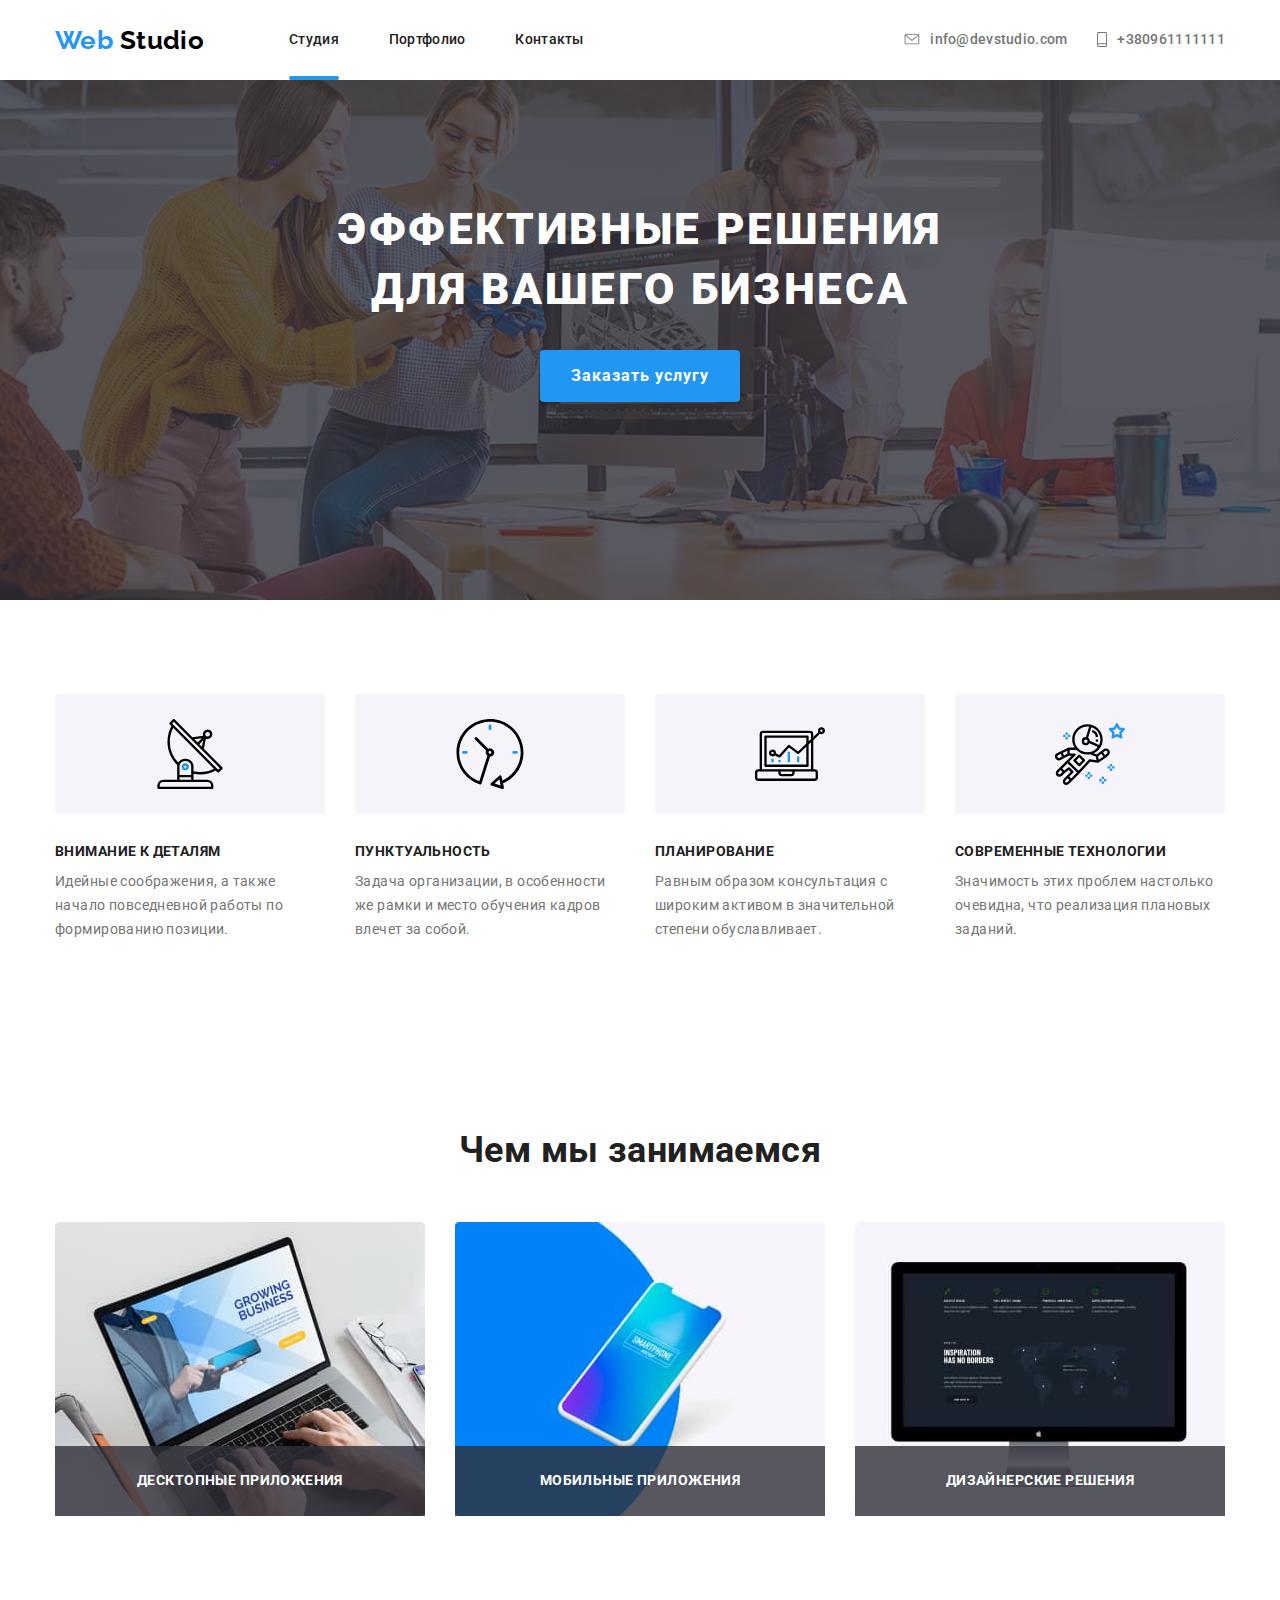
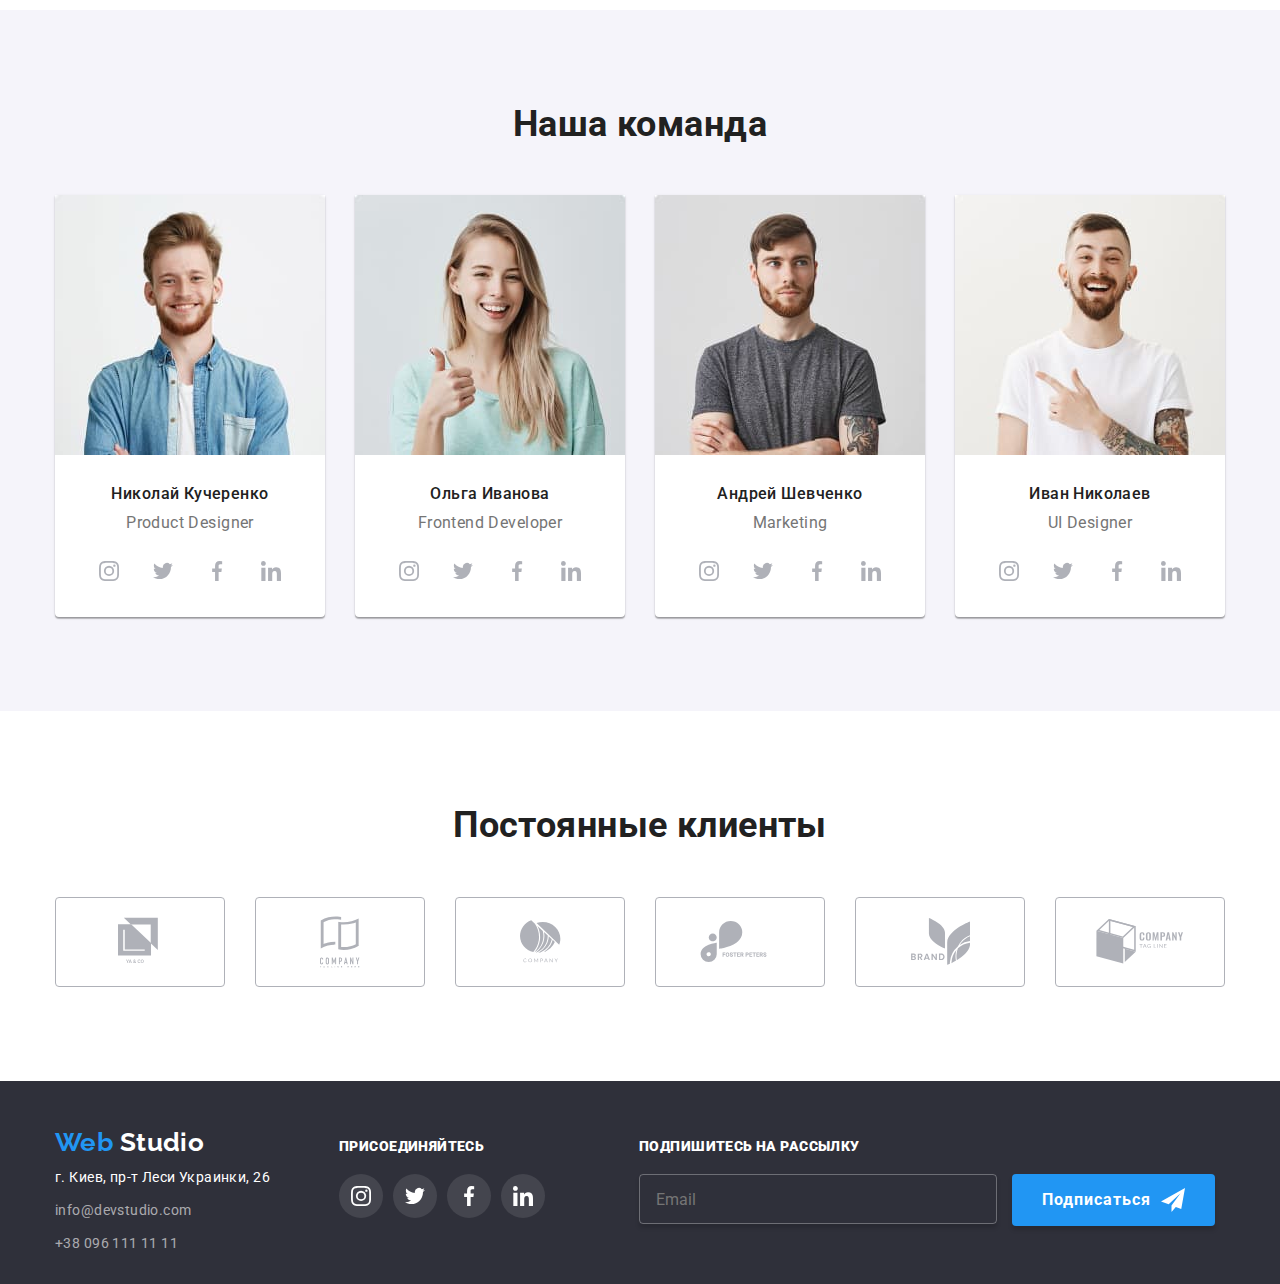
<file: index.html>
<!DOCTYPE html>
<html lang="ru">
  <head>
    <meta charset="UTF-8" />
    <meta name="viewport" content="width=device-width, initial-scale=1.0" />
    <title>Web Studio v.1</title>
    <link
      href="https://fonts.googleapis.com/css2?family=Raleway:wght@700&family=Roboto:wght@400;500;700&display=swap"
      rel="stylesheet"
    />
    <link
      rel="stylesheet"
      href="https://cdnjs.cloudflare.com/ajax/libs/modern-normalize/0.6.0/modern-normalize.css"
    />
    <link rel="stylesheet" href="./css/styles.css" />
  </head>
  <body>
    <!-- Шапка страницы с навигацией-->
    <header class="page-header">
      <div class="container header">
        <nav class="header-nav">
          <a class="logo" href="./index.html">
            Web
            <span class="in-header">Studio</span>
          </a>
          <ul class="site-navigation">
            <li class="item">
              <a href="./index.html" class="link current" aria-current="page"
                >Студия</a
              >
            </li>
            <li class="item">
              <a href="./portfolio.html" class="link">Портфолио</a>
            </li>
            <li class="item">
              <a href="" class="link">Контакты</a>
            </li>
          </ul>
        </nav>
        <address class="header-address">
          <ul class="site-contacts">
            <li class="item">
              <a href="mailto:info@devstudio.com" class="link">
                <svg class="header-icon" width="16" height="11">
                  <use href="./images/sprite.svg#icon-mail-icon"></use>
                </svg>
                info@devstudio.com
              </a>
            </li>
            <li class="item">
              <a href="tel:+380961111111" class="link">
                <svg class="header-icon" width="10" height="15">
                  <use href="./images/sprite.svg#icon-phone-icon"></use>
                </svg>
                +380961111111
              </a>
            </li>
          </ul>
        </address>
      </div>
    </header>
    <!-- Уникальный контент страницы -->
    <main>
      <!--Баннер приветствия-->
      <section class="hero">
        <h1 class="hero-title">
          эффективные решения<br />
          для вашего бизнеса
        </h1>
        <button data-modal-open class="button primary">Заказать услугу</button>
      </section>
      <!--Наши функции-->
      <section class="section">
        <div class="container features">
          <h2 class="section-title visually-hidden">Наши функции</h2>
          <ul class="section-list">
            <li class="item">
              <div class="icon-container">
                <svg class="icon" width="70" height="70">
                  <use href="./images/sprite.svg#icon-feature1"></use>
                </svg>
              </div>
              <h3 class="section-subtitle">Внимание к деталям</h3>
              <p class="features">
                Идейные соображения, а также начало повседневной работы по
                формированию позиции.
              </p>
            </li>
            <li class="item">
              <div class="icon-container">
                <svg class="icon" width="70" height="70">
                  <use href="./images/sprite.svg#icon-feature2"></use>
                </svg>
              </div>
              <h3 class="section-subtitle">Пунктуальность</h3>
              <p class="features">
                Задача организации, в особенности же рамки и место обучения
                кадров влечет за собой.
              </p>
            </li>
            <li class="item">
              <div class="icon-container">
                <svg class="icon" width="70" height="70">
                  <use href="./images/sprite.svg#icon-feature3"></use>
                </svg>
              </div>
              <h3 class="section-subtitle">Планирование</h3>
              <p class="features">
                Равным образом консультация с широким активом в значительной
                степени обуславливает.
              </p>
            </li>
            <li class="item">
              <div class="icon-container">
                <svg class="icon" width="70" height="70">
                  <use href="./images/sprite.svg#icon-feature4"></use>
                </svg>
              </div>
              <h3 class="section-subtitle">Современные технологии</h3>
              <p class="features">
                Значимость этих проблем настолько очевидна, что реализация
                плановых заданий.
              </p>
            </li>
          </ul>
        </div>
      </section>
      <!--Чем мы занимаемся-->
      <section class="section">
        <div class="container works">
          <h2 class="section-title">Чем мы занимаемся</h2>
          <ul class="section-list">
            <li class="work-item">
              <img
                class="work-img"
                src="./images/box1.jpg"
                alt="коробка1"
                width="370"
              />
              <h3 class="section-subtitle work">Десктопные приложения</h3>
            </li>
            <li class="work-item">
              <img
                class="work-img"
                src="./images/box2.jpg"
                alt="коробка2"
                width="370"
              />
              <h3 class="section-subtitle work">Мобильные приложения</h3>
            </li>
            <li class="work-item">
              <img
                class="work-img"
                src="./images/box3.jpg"
                alt="коробка3"
                width="370"
              />
              <h3 class="section-subtitle work">Дизайнерские решения</h3>
            </li>
          </ul>
        </div>
      </section>
      <!--Наша команда-->
      <section class="section team-section">
        <div class="container team">
          <h2 class="section-title">Наша команда</h2>
          <ul class="section-list">
            <li class="teams item">
              <img
                class="mate-img"
                src="./images/mate1.jpg"
                alt="Николай Кучеренко"
                width="270"
              />
              <h3 class="section-subtitle team">Николай Кучеренко</h3>
              <p class="position">Product Designer</p>
              <ul class="mate">
                <li class="mate-item">
                  <a class="social-links" href="https://www.instagram.com/">
                    <svg class="social-icon" width="20" height="20">
                      <use href="./images/sprite.svg#icon-instagram"></use>
                    </svg>
                  </a>
                </li>
                <li class="mate-item">
                  <a class="social-links" href="https://twitter.com/">
                    <svg class="social-icon" width="20" height="20">
                      <use href="./images/sprite.svg#icon-twitter"></use>
                    </svg>
                  </a>
                </li>
                <li class="mate-item">
                  <a class="social-links" href="https://www.facebook.com/">
                    <svg class="social-icon" width="20" height="20">
                      <use href="./images/sprite.svg#icon-facebook"></use>
                    </svg>
                  </a>
                </li>
                <li class="mate-item">
                  <a class="social-links" href="https://www.linkedin.com/">
                    <svg class="social-icon" width="20" height="20">
                      <use href="./images/sprite.svg#icon-linkedin"></use>
                    </svg>
                  </a>
                </li>
              </ul>
            </li>
            <li class="teams item">
              <img
                class="mate-img"
                src="./images/mate2.jpg"
                alt="Ольга Иванова"
                width="270"
              />
              <h3 class="section-subtitle team">Ольга Иванова</h3>
              <p class="position">Frontend Developer</p>
              <ul class="mate">
                <li class="mate-item">
                  <a class="social-links" href="https://www.instagram.com/">
                    <svg class="social-icon" width="20" height="20">
                      <use href="./images/sprite.svg#icon-instagram"></use>
                    </svg>
                  </a>
                </li>
                <li class="mate-item">
                  <a class="social-links" href="https://twitter.com/">
                    <svg class="social-icon" width="20" height="20">
                      <use href="./images/sprite.svg#icon-twitter"></use>
                    </svg>
                  </a>
                </li>
                <li class="mate-item">
                  <a class="social-links" href="https://www.facebook.com/">
                    <svg class="social-icon" width="20" height="20">
                      <use href="./images/sprite.svg#icon-facebook"></use>
                    </svg>
                  </a>
                </li>
                <li class="mate-item">
                  <a class="social-links" href="https://www.linkedin.com/">
                    <svg class="social-icon" width="20" height="20">
                      <use href="./images/sprite.svg#icon-linkedin"></use>
                    </svg>
                  </a>
                </li>
              </ul>
            </li>
            <li class="teams item">
              <img
                class="mate-img"
                src="./images/mate3.jpg"
                alt="Андрей Шевченко"
                width="270"
              />
              <h3 class="section-subtitle team">Андрей Шевченко</h3>
              <p class="position">Marketing</p>
              <ul class="mate">
                <li class="mate-item">
                  <a class="social-links" href="https://www.instagram.com/">
                    <svg class="social-icon" width="20" height="20">
                      <use href="./images/sprite.svg#icon-instagram"></use>
                    </svg>
                  </a>
                </li>
                <li class="mate-item">
                  <a class="social-links" href="https://twitter.com/">
                    <svg class="social-icon" width="20" height="20">
                      <use href="./images/sprite.svg#icon-twitter"></use>
                    </svg>
                  </a>
                </li>
                <li class="mate-item">
                  <a class="social-links" href="https://www.facebook.com/">
                    <svg class="social-icon" width="20" height="20">
                      <use href="./images/sprite.svg#icon-facebook"></use>
                    </svg>
                  </a>
                </li>
                <li class="mate-item">
                  <a class="social-links" href="https://www.linkedin.com/">
                    <svg class="social-icon" width="20" height="20">
                      <use href="./images/sprite.svg#icon-linkedin"></use>
                    </svg>
                  </a>
                </li>
              </ul>
            </li>
            <li class="teams item">
              <img
                class="mate-img"
                src="./images/mate4.jpg"
                alt="Иван Николаев"
                width="270"
              />
              <h3 class="section-subtitle team">Иван Николаев</h3>
              <p class="position">UI Designer</p>
              <ul class="mate">
                <li class="mate-item">
                  <a class="social-links" href="https://www.instagram.com/">
                    <svg class="social-icon" width="20" height="20">
                      <use href="./images/sprite.svg#icon-instagram"></use>
                    </svg>
                  </a>
                </li>
                <li class="mate-item">
                  <a class="social-links" href="https://twitter.com/">
                    <svg class="social-icon" width="20" height="20">
                      <use href="./images/sprite.svg#icon-twitter"></use>
                    </svg>
                  </a>
                </li>
                <li class="mate-item">
                  <a class="social-links" href="https://www.facebook.com/">
                    <svg class="social-icon" width="20" height="20">
                      <use href="./images/sprite.svg#icon-facebook"></use>
                    </svg>
                  </a>
                </li>
                <li class="mate-item">
                  <a class="social-links" href="https://www.linkedin.com/">
                    <svg class="social-icon" width="20" height="20">
                      <use href="./images/sprite.svg#icon-linkedin"></use>
                    </svg>
                  </a>
                </li>
              </ul>
        </div>
      </section>
      <!--Постоянные клиенты-->
      <section class="section">
        <div class="container clients">
          <h2 class="section-title">Постоянные клиенты</h2>
          <ul class="section-list clients">
            <li class="item">
              <a class="link" href="">
                <svg class="clients-icon" width="44" height="50">
                      <use href="./images/sprite.svg#icon-client1"></use>
                    </svg>
              </a>
            </li>
            <li class="item">
              <a class="link" href="">
                <svg class="clients-icon" width="40" height="52">
                      <use href="./images/sprite.svg#icon-client2"></use>
                    </svg>
              </a>
            </li>
            <li class="item">
              <a class="link" href="">
                <svg class="clients-icon" width="41" height="43">
                      <use href="./images/sprite.svg#icon-client3"></use>
                    </svg>
              </a>
            </li>
            <li class="item">
              <a class="link" href="">
                <svg class="clients-icon" width="80" height="42">
                      <use href="./images/sprite.svg#icon-client4"></use>
                    </svg>
              </a>
            </li>
            <li class="item">
              <a class="link" href="">
                <svg class="clients-icon" width="59" height="47">
                      <use href="./images/sprite.svg#icon-client5"></use>
                    </svg>
              </a>
            </li>
            <li class="item">
              <a class="link" href="">
                <svg class="clients-icon" width="88" height="45">
                      <use href="./images/sprite.svg#icon-client6"></use>
                    </svg>
              </a>
            </li>
          </ul>
        </div>
      </section>

      <div data-modal class="backdrop is-hidden">
<div class="modal">
  <button data-modal-close class="button-close" href="">
    <svg class="icon-close" width="18" height="18">
      <use href="./images/sprite.svg#icon-modal-close"></use> 
    </svg>
    </button>
  <span class="modal-title">Оставьте свои данные, мы вам перезвоним</span>
<form class="form">
  <ul class="form-list">
    <li class="form-item">
      <label class="form-field">
  <input type="text" class="form-input" name="name" placeholder=" ">
<span class="form-label">Имя</span>
<span class="icon-modal">
  <svg class="modal-svg" width="18" height="18">
    <use href="./images/sprite.svg#icon-modal-name"></use> 
  </svg>
</span>
</label>
    </li>
    <li class="form-item">
      <label class="form-field">
  <input type="tel" class="form-input" name="name" placeholder=" ">
<span class="form-label">Телефон</span>
<span class="icon-modal">
  <svg class="modal-svg" width="18" height="18">
    <use href="./images/sprite.svg#icon-modal-phone"></use> 
  </svg>
</span>
</label>
    </li>
    <li class="form-item">
      <label class="form-field">
  <input type="email" class="form-input" name="name" placeholder=" ">
<span class="form-label">Почта</span>
<span class="icon-modal">
  <svg class="modal-svg" width="18" height="18">
    <use href="./images/sprite.svg#icon-modal-mail"></use> 
  </svg>
</span>
</label>
    </li>
    <li class="form-item">
      <label class="form-field">
  <textarea class="comment-input"
  name="comment"
  placeholder=" "
></textarea>
<span class="comment-label" >Комментарий</span>
</label>
    </li>
  </ul>
<label class="checkbox-label">
<input type="checkbox" class="checkbox" name="privacy">
<span class="checkbox-icon"></span>
<span class="label-text">
  Соглашаюсь с рассылкой и принимаю 
  <a class="checkbox-link" href=""> Условия договора</a>
</span>
</label>

  <button class="button primary">Отправить</button>
</form>
</div>
      </div>
    </main>
    <!-- Подвал страницы -->
    <footer>
      <div class="container for-footer">
        <div class="container-address">
          <a class="logo for-footer" href="./index.html">
            Web
            <span class="in-footer">Studio</span>
          </a>
          <address class="address-box">
            <ul class="address-links">
              <li class="address-item">
                <a class="address" href="https://goo.gl/maps/L6xQnXcVUkstuExL9"
                  >г. Киев, пр-т Леси Украинки, 26
                </a>
              </li>
              <li class="address-item">
                <a class="link" href="mailto:info@devstudio.com"
                  >info@devstudio.com
                </a>
              </li>
              <li class="address-item">
                <a class="link" href="tel:+380961111111">+38 096 111 11 11 </a>
              </li>
            </ul>
          </address>
        </div>
        <div class="container-social">
          <span class="footer-text"><b>присоединяйтесь</b></span>
          <ul class="footer social-links">
            <li class="social-item">
              <a class="social-links" href="https://www.instagram.com/">
                <svg class="social-icon" width="20" height="20">
                      <use href="./images/sprite.svg#icon-instagram"></use>
                    </svg>
              </a>
            </li>
            <li class="social-item">
              <a class="social-links" href="https://twitter.com/">
              <svg class="social-icon" width="20" height="20">
                      <use href="./images/sprite.svg#icon-twitter"></use>
                    </svg>
              </a>
            </li>
            <li class="social-item">
              <a class="social-links" href="https://www.facebook.com/">
              <svg class="social-icon" width="20" height="20">
                      <use href="./images/sprite.svg#icon-facebook"></use>
                    </svg>
              </a>
            </li>
            <li class="social-item">
              <a class="social-links" href="https://www.linkedin.com/">
              <svg class="social-icon" width="20" height="20">
                      <use href="./images/sprite.svg#icon-linkedin"></use>
                    </svg>
              </a>
            </li>
          </ul>
        </div>
        <div class="container-form">
          <span class="footer-text"><b>Подпишитесь на рассылку</b></span>
          <form class="footer-form">
            <label class="footer-form-field">
  <input type="email" class="footer-form-input" name="name" placeholder="Email">
<!-- <span class="footer-form-label">Email</span> -->
</label>
            <button class="button primary">Подписаться
            <svg class="subscribe-icon" width="24" height="24">
              <use href="./images/sprite.svg#icon-subscribe"></use>
            </svg>
          </button>
          </form>
        </div>
      </div>
    </footer>
    <script src="./js/modal.js"></script>
  </body>
</html>
</file>
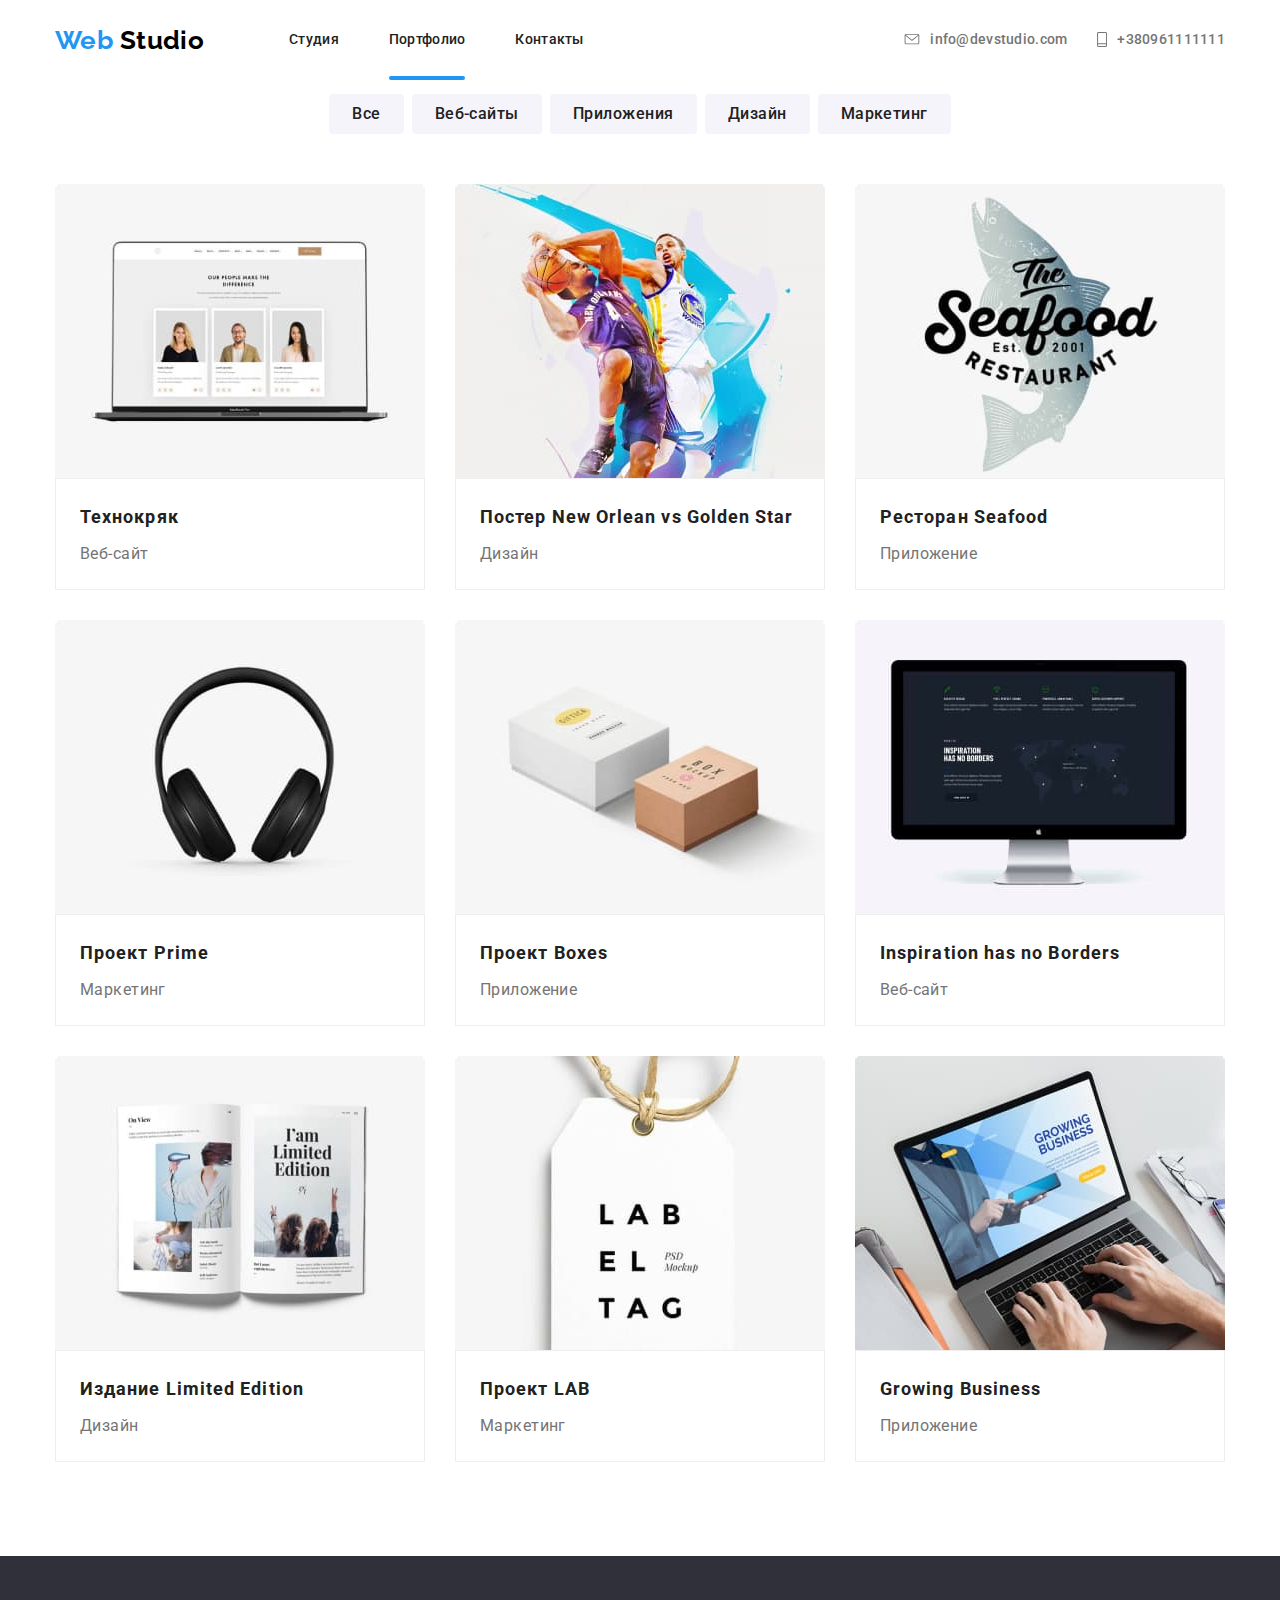
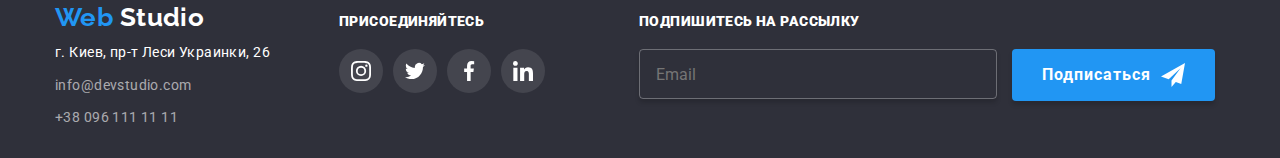
<file: portfolio.html>
<!DOCTYPE html>
<html lang="ru">
  <head>
    <meta charset="UTF-8" />
    <meta name="viewport" content="width=device-width, initial-scale=1.0" />
    <title>Portfolio</title>
    <link
      href="https://fonts.googleapis.com/css2?family=Raleway:wght@700&family=Roboto:wght@400;500;700&display=swap"
      rel="stylesheet"
    />
    <link
      rel="stylesheet"
      href="https://cdnjs.cloudflare.com/ajax/libs/modern-normalize/0.6.0/modern-normalize.css"
    />
    <link rel="stylesheet" href="./css/styles.css" />
  </head>
  <body>
    <!-- Шапка страницы с навигацией-->
    <header class="page-header">
      <div class="container header">
        <nav class="header-nav">
          <a class="logo" href="./index.html">
            Web
            <span class="in-header">Studio</span>
          </a>
          <ul class="site-navigation">
            <li class="item">
              <a href="./index.html" class="link">Студия</a>
            </li>
            <li class="item">
              <a href="./portfolio.html" class="link current" aria-current="page">Портфолио </a>
            </li>
            <li class="item">
              <a href="" class="link">Контакты</a>
            </li>
          </ul>
        </nav>
        <address class="header-address">
          <ul class="site-contacts">
            <li class="item">
              <a href="mailto:info@devstudio.com" class="link">
                <svg class="header-icon" width="16" height="11">
                  <use href="./images/sprite.svg#icon-mail-icon"></use>
                </svg>
                info@devstudio.com
              </a>
            </li>
            <li class="item">
              <a href="tel:+380961111111" class="link">
                <svg class="header-icon" width="10" height="15">
                  <use href="./images/sprite.svg#icon-phone-icon"></use>
                </svg>
                +380961111111
              </a>
            </li>
          </ul>
        </address>
      </div>
    </header>
    <!-- Уникальный контент страницы -->
    <main>
      <section class="main-section">
        <div class="container">
          <ul class="filter">
            <li class="filter-items">
              <button class="filter-button" type="button">Все</button>
            </li>
            <li class="filter-items">
              <button class="filter-button" type="button">Веб-сайты</button>
            </li>
            <li class="filter-items">
              <button class="filter-button" type="button">Приложения</button>
            </li>
            <li class="filter-items">
              <button class="filter-button" type="button">Дизайн</button>
            </li>
            <li class="filter-items">
              <button class="filter-button" type="button">Маркетинг</button>
            </li>
          </ul>
          <h1 class="main-title visually-hidden">Галерея проектов</h1>

          <ul class="portfolio-list">
            <li class="portfolio-item">
              <a class="portfolio-link" href="">
                <div class="gallery-thumb">
                  <img
                    class="gallery-img"
                    src="./images/project1.jpg"
                    alt="Первый проект"
                    width="370"
                  />
                  <p class="description">
                    Технокряк это современная площадка распространения коронавируса. Компании
                    используют эту платформу для цифрового шпионажа и атак на защищённые сервера
                    конкурентов.
                  </p>
                </div>
                <div class="subtitle-container">
                  <h2 class="subtitle">Технокряк</h2>
                  <p class="type">Веб-сайт</p>
                </div>
              </a>
            </li>
            <li class="portfolio-item">
              <a class="portfolio-link" href="">
                <div class="gallery-thumb">
                  <img
                    class="gallery-img"
                    src="./images/project2.jpg"
                    alt="Второй проект"
                    width="370"
                  />
                  <p class="description">
                    Технокряк это современная площадка распространения коронавируса. Компании
                    используют эту платформу для цифрового шпионажа и атак на защищённые сервера
                    конкурентов.
                  </p>
                </div>
                <div class="subtitle-container">
                  <h2 class="subtitle">Постер New Orlean vs Golden Star</h2>
                  <p class="type">Дизайн</p>
                </div>
              </a>
            </li>
            <li class="portfolio-item">
              <a class="portfolio-link" href="">
                <div class="gallery-thumb">
                  <img
                    class="gallery-img"
                    src="./images/project3.jpg"
                    alt="Третий проект"
                    width="370"
                  />
                  <p class="description">
                    Технокряк это современная площадка распространения коронавируса. Компании
                    используют эту платформу для цифрового шпионажа и атак на защищённые сервера
                    конкурентов.
                  </p>
                </div>
                <div class="subtitle-container">
                  <h2 class="subtitle">Ресторан Seafood</h2>
                  <p class="type">Приложение</p>
                </div>
              </a>
            </li>
            <li class="portfolio-item">
              <a class="portfolio-link" href="">
                <div class="gallery-thumb">
                  <img
                    class="gallery-img"
                    src="./images/project4.jpg"
                    alt="Четвертый проект"
                    width="370"
                  />
                  <p class="description">
                    Технокряк это современная площадка распространения коронавируса. Компании
                    используют эту платформу для цифрового шпионажа и атак на защищённые сервера
                    конкурентов.
                  </p>
                </div>
                <div class="subtitle-container">
                  <h2 class="subtitle">Проект Prime</h2>
                  <p class="type">Маркетинг</p>
                </div>
              </a>
            </li>
            <li class="portfolio-item">
              <a class="portfolio-link" href="">
                <div class="gallery-thumb">
                  <img
                    class="gallery-img"
                    src="./images/project5.jpg"
                    alt="Пятый проект"
                    width="370"
                  />
                  <p class="description">
                    Технокряк это современная площадка распространения коронавируса. Компании
                    используют эту платформу для цифрового шпионажа и атак на защищённые сервера
                    конкурентов.
                  </p>
                </div>
                <div class="subtitle-container">
                  <h2 class="subtitle">Проект Boxes</h2>
                  <p class="type">Приложение</p>
                </div>
              </a>
            </li>
            <li class="portfolio-item">
              <a class="portfolio-link" href="">
                <div class="gallery-thumb">
                  <img
                    class="gallery-img"
                    src="./images/project6.jpg"
                    alt="Шестой проект"
                    width="370"
                  />
                  <p class="description">
                    Технокряк это современная площадка распространения коронавируса. Компании
                    используют эту платформу для цифрового шпионажа и атак на защищённые сервера
                    конкурентов.
                  </p>
                </div>
                <div class="subtitle-container">
                  <h2 class="subtitle">Inspiration has no Borders</h2>
                  <p class="type">Веб-сайт</p>
                </div>
              </a>
            </li>
            <li class="portfolio-item">
              <a class="portfolio-link" href="">
                <div class="gallery-thumb">
                  <img
                    class="gallery-img"
                    src="./images/project7.jpg"
                    alt="Седьмой проект"
                    width="370"
                  />
                  <p class="description">
                    Технокряк это современная площадка распространения коронавируса. Компании
                    используют эту платформу для цифрового шпионажа и атак на защищённые сервера
                    конкурентов.
                  </p>
                </div>
                <div class="subtitle-container">
                  <h2 class="subtitle">Издание Limited Edition</h2>
                  <p class="type">Дизайн</p>
                </div>
              </a>
            </li>
            <li class="portfolio-item">
              <a class="portfolio-link" href="">
                <div class="gallery-thumb">
                  <img
                    class="gallery-img"
                    src="./images/project8.jpg"
                    alt="Восьмой проект"
                    width="370"
                  />
                  <p class="description">
                    Технокряк это современная площадка распространения коронавируса. Компании
                    используют эту платформу для цифрового шпионажа и атак на защищённые сервера
                    конкурентов.
                  </p>
                </div>
                <div class="subtitle-container">
                  <h2 class="subtitle">Проект LAB</h2>
                  <p class="type">Маркетинг</p>
                </div>
              </a>
            </li>
            <li class="portfolio-item">
              <a class="portfolio-link" href="">
                <div class="gallery-thumb">
                  <img
                    class="gallery-img"
                    src="./images/project9.jpg"
                    alt="Девятый проект"
                    width="370"
                  />
                  <p class="description">
                    Технокряк это современная площадка распространения коронавируса. Компании
                    используют эту платформу для цифрового шпионажа и атак на защищённые сервера
                    конкурентов.
                  </p>
                </div>
                <div class="subtitle-container">
                  <h2 class="subtitle">Growing Business</h2>
                  <p class="type">Приложение</p>
                </div>
              </a>
            </li>
          </ul>
        </div>
      </section>
    </main>
    <!-- Подвал страницы -->
    <footer>
      <div class="container for-footer">
        <div class="container-address">
          <a class="logo for-footer" href="./index.html">
            Web
            <span class="in-footer">Studio</span>
          </a>
          <address class="address-box">
            <ul class="address-links">
              <li class="address-item">
                <a class="address" href="https://goo.gl/maps/L6xQnXcVUkstuExL9"
                  >г. Киев, пр-т Леси Украинки, 26
                </a>
              </li>
              <li class="address-item">
                <a class="link" href="mailto:info@devstudio.com">info@devstudio.com </a>
              </li>
              <li class="address-item">
                <a class="link" href="tel:+380961111111">+38 096 111 11 11 </a>
              </li>
            </ul>
          </address>
        </div>
        <div class="container-social">
          <span class="footer-text"><b>присоединяйтесь</b></span>
          <ul class="footer social-links">
            <li class="social-item">
              <a class="social-links" href="https://www.instagram.com/">
                <svg class="social-icon" width="20" height="20">
                  <use href="./images/sprite.svg#icon-instagram"></use>
                </svg>
              </a>
            </li>
            <li class="social-item">
              <a class="social-links" href="https://twitter.com/">
                <svg class="social-icon" width="20" height="20">
                  <use href="./images/sprite.svg#icon-twitter"></use>
                </svg>
              </a>
            </li>
            <li class="social-item">
              <a class="social-links" href="https://www.facebook.com/">
                <svg class="social-icon" width="20" height="20">
                  <use href="./images/sprite.svg#icon-facebook"></use>
                </svg>
              </a>
            </li>
            <li class="social-item">
              <a class="social-links" href="https://www.linkedin.com/">
                <svg class="social-icon" width="20" height="20">
                  <use href="./images/sprite.svg#icon-linkedin"></use>
                </svg>
              </a>
            </li>
          </ul>
        </div>
        <div class="container-form">
          <span class="footer-text"><b>Подпишитесь на рассылку</b></span>
          <form class="footer-form">
            <label class="footer-form-field">
              <input type="email" class="footer-form-input" name="name" placeholder="Email" />
              <!-- <span class="footer-form-label">Email</span> -->
            </label>
            <button class="button primary">
              Подписаться
              <svg class="subscribe-icon" width="24" height="24">
                <use href="./images/sprite.svg#icon-subscribe"></use>
              </svg>
            </button>
          </form>
        </div>
      </div>
    </footer>
    <script src="./js/modal.js"></script>
  </body>
</html>
</file>
<file: css/styles.css>
/* цвет фона кнопки, ссылок в фокусе - #2196F3
цвет фона страницы, текста героя, текста кнопки, подписи боксов в фокусе - #FFFFFF
цвет описания функций, должностей в команде, контактов в хедере - #757575
цвет текста заголовков, имен членов команды, ссылок навигации - #212121
цвет части логотипа - #000000 
цвет контактов в футере - rgba(255, 255, 255, 0.6); 
цвет фона неактивных кнопок в фильтре портфолио, фона секции команды - #F5F4FA; */
:root {
  --button-background-links-color: #2196f3;
  --body-background-button-font-color: #ffffff;
  --features-header-contacts-color: #757575;
  --headers-names-links-color: #212121;
  --footer-contacts-color: rgba(255, 255, 255, 0.6);
  --team-background-portfolio-filters-color: #f5f4fa;
  --social-links-prime-color: #afb1b8;
}

/* свойства body */
body {
  font-family: Roboto, sans-serif;
  font-style: normal;
  font-weight: 400;
  font-size: 14px;
  line-height: 1.71;
  letter-spacing: 0.03em;
}

/* Свойства логотипа */
.logo {
  font-family: Raleway, sans-serif;
  font-style: normal;
  font-weight: 700;
  font-size: 26px;
  line-height: 1.19;
  color: #2196f3;
  text-decoration: none;
  margin-right: 85px;
}
.logo.for-footer {
  margin-right: 0;
  text-align: start;
}

.logo .in-header {
  color: #000000;
}

.logo .in-footer {
  color: #ffffff;
}
/* Навигация сайта*/

.page-header {
  position: fixed;
  background-color: #ffffff;
  width: 100%;
  z-index: 10;
}

.site-navigation {
  list-style-type: none;
  margin-top: 0;
  margin-bottom: 0;
  padding-left: 0;
  display: flex;
}

.site-navigation .item:not(:first-child) {
  margin-left: 50px;
}

.site-navigation .link {
  position: relative;
  padding-top: 32px;
  padding-bottom: 32px;
  display: block;

  font-weight: 500;
  line-height: 1.14;
  letter-spacing: 0.02em;
  text-decoration: none;
  color: var(--headers-names-links-color);
  transition: color 250ms cubic-bezier(0.4, 0, 0.2, 1);
}

.site-navigation .link:hover,
.site-navigation .link:focus {
  color: var(--button-background-links-color);
}

.site-navigation .current::after {
  content: '';
  position: absolute;
  display: inline-block;
  bottom: 0;
  left: 0;
  height: 4px;
  width: 100%;
  border-radius: 2px;
  background-color: var(--button-background-links-color);
}

/*Контакты в хедере*/

.header-address {
  margin-left: auto;
}

.site-contacts {
  list-style-type: none;
  margin-top: 0;
  margin-bottom: 0;
  padding-left: 0;
  display: flex;
}

.site-contacts > .item:not(:first-child) {
  margin-left: 30px;
}

.site-contacts .link {
  display: flex;
  align-items: center;
  font-style: normal;
  font-weight: 500;
  line-height: 1.14;
  letter-spacing: 0.02em;
  text-decoration: none;
  color: var(--features-header-contacts-color);
  transition: color 250ms cubic-bezier(0.4, 0, 0.2, 1);
}

.site-contacts .link:hover,
.site-contacts .link:focus {
  color: var(--button-background-links-color);
}

.header-icon {
  fill: currentColor;
  margin-right: 10px;
}

/*Подвал страницы*/

.address-links {
  font-style: normal;
  line-height: 1.71;
  list-style-type: none;
  text-decoration: none;
  text-align: start;

  padding-left: 0;
  margin-bottom: 0;
  margin-top: 0;
}

.address-item:not(:first-child) {
  margin-top: 9px;
}

.address {
  text-decoration: none;
  color: var(--body-background-button-font-color);
}

.address-links .link {
  text-decoration: none;
  color: var(--footer-contacts-color);
}

.footer-text {
  display: block;
  font-weight: 700;
  line-height: 16px;
  text-align: left;
  text-transform: uppercase;
  color: var(--body-background-button-font-color);
}

.footer.social-links {
  min-width: 206px;
  height: 44px;
  list-style: none;
  text-decoration: none;
  padding-left: 0;
  margin-top: 20px;
  margin-bottom: 0;
  display: flex;
  justify-content: start;
}

.footer.social-links .social-links {
  background-color: rgba(255, 255, 255, 0.1);
  color: var(--body-background-button-font-color);
  transition: background-color 250ms cubic-bezier(0.4, 0, 0.2, 1);
}

.footer.social-links .social-item:not(:first-child) {
  margin-left: 10px;
}

.footer .social-links:hover,
.footer .social-links:focus {
  background-color: var(--button-background-links-color);
}

/*Кнопка*/

.button.primary {
  display: inline-flex;
  font-weight: 700;
  font-size: 16px;
  line-height: 1.87;
  align-items: center;
  justify-content: center;
  letter-spacing: 0.06em;
  text-decoration: none;
  min-width: 200px;
  padding: 10px 29px;
  border: 1px solid transparent;
  border-radius: 4px;
  box-shadow: 0px 4px 4px rgba(0, 0, 0, 0.15);
  color: var(--body-background-button-font-color);
  background-color: var(--button-background-links-color);
}

.subscribe-icon {
  fill: currentColor;
  margin-left: 10px;
}

.container-form > .button.primary {
  margin-top: 20px;
}
/*Герой*/

.hero {
  text-align: center;
  max-width: 1600px;
  height: 600px;
  margin-left: auto;
  margin-right: auto;
  padding-top: 200px;
  padding-bottom: 200px;
  background-image: linear-gradient(to right, rgba(47, 48, 58, 0.8), rgba(47, 48, 58, 0.8)),
    url('../images/Hero-img.jpg');
  background-size: cover;
  background-repeat: no-repeat;
  background-position: center;
}

.hero-title {
  font-weight: 900;
  font-size: 44px;
  line-height: 1.36;
  letter-spacing: 0.06em;
  text-transform: uppercase;
  margin-top: 0;
  margin-bottom: 30px;
  color: var(--body-background-button-font-color);
}

/*Особенности*/

.section-title {
  font-weight: 700;
  font-size: 36px;
  line-height: 1.16;
  text-align: center;
  color: var(--headers-names-links-color);
  margin-top: 0;
  margin-bottom: 0;
}

.section-title.visually-hidden {
  position: absolute;
  white-space: nowrap;
  width: 1px;
  height: 1px;
  overflow: hidden;
  border: 0;
  padding: 0;
  clip: rect(0 0 0 0);
  clip-path: inset(50%);
  margin: -1px;
}

.section-subtitle {
  font-weight: 700;
  font-size: 14px;
  line-height: 1.14;
  text-transform: uppercase;
  color: var(--headers-names-links-color);
  margin-top: 30px;
  margin-bottom: 0;
}

.section .features {
  color: var(--features-header-contacts-color);
  margin-top: 10px;
  margin-bottom: 0;
}

.section-subtitle.work {
  position: absolute;
  bottom: 0;
  left: 0;
  width: 100%;
  color: var(--body-background-button-font-color);
  background: rgba(47, 48, 58, 0.8);
  text-align: center;
  padding-top: 27px;
  padding-bottom: 27px;
  margin-top: 0;
  margin-bottom: 0;
}

.section-subtitle.team {
  font-weight: 500;
  font-size: 16px;
  line-height: 1.18;
  text-align: center;
  text-transform: none;
  color: var(--headers-names-links-color);
}

.section-list {
  list-style: none;
  display: flex;
  padding-left: 0;
  margin-top: 0;
  margin-bottom: 0;
  align-items: center;
}

.container.works .section-list {
  list-style: none;
  display: flex;
  padding-left: 0;
  margin-top: 50px;
  margin-bottom: 0;
  align-items: center;
}

.container.team .section-list {
  list-style: none;
  display: flex;
  padding-left: 0;
  margin-top: 50px;
  margin-bottom: 0;
  align-items: center;
}

.container.clients .section-list {
  list-style: none;
  display: flex;
  padding-left: 0;
  margin-top: 50px;
  margin-bottom: 0;
  align-items: center;
}

.section-list .item {
  width: 270px;
  text-align: start;
  display: block;
}

.section-list .work-item {
  position: relative;
  width: 370px;
  text-align: start;
  display: block;
}

.work-img {
  display: block;
}

.section-list .work-item:not(:first-child) {
  margin-left: 30px;
}

.section-list.clients .link {
  color: var(--social-links-prime-color);
  display: flex;
  align-items: center;
  justify-content: center;
  min-width: 170px;
  height: 90px;
  border: 1px solid #afb1b8;
  border-radius: 4px;
  transition: border-color 250ms cubic-bezier(0.4, 0, 0.2, 1);
  transition: color 250ms cubic-bezier(0.4, 0, 0.2, 1);
}

.section-list.clients .link:hover,
.section-list.clients .link:focus {
  border: 1px solid var(--button-background-links-color);
}

.clients-icon {
  fill: currentColor;
}

.section-list .item:not(:first-child) {
  margin-left: 30px;
}

.section-list .link {
  text-decoration: none;
  display: block;
  transition: color 250ms cubic-bezier(0.4, 0, 0.2, 1);
}

.section-list .link:hover,
.section-list .link:focus {
  color: var(--button-background-links-color);
}

/*Наша команда*/

.mate {
  list-style: none;
  display: inline-flex;
  padding-left: 0;
  margin-top: 16px;
  justify-content: center;
  min-width: 206px;
  height: 44px;
}

.teams.item {
  padding-bottom: 24px;
  text-align: center;
  background-color: #ffffff;
  align-items: center;
  box-shadow: 0px 2px 1px rgba(0, 0, 0, 0.2), 0px 1px 1px rgba(0, 0, 0, 0.14),
    0px 1px 3px rgba(0, 0, 0, 0.12);
  border-radius: 0px 0px 4px 4px;
}

.mate-item {
  min-width: 44px;
}

.mate .mate-item:not(:first-child) {
  margin-left: 10px;
}

.mate-img {
  display: block;
}

.social-links {
  display: flex;
  align-items: center;
  justify-content: center;
  border: none;
  width: 44px;
  height: 44px;
  border-radius: 50%;
  color: var(--social-links-prime-color);
  transition: color 250ms cubic-bezier(0.4, 0, 0.2, 1);
  transition: background-color 250ms cubic-bezier(0.4, 0, 0.2, 1);
}

.social-icon {
  fill: currentColor;
}

.mate .social-links:hover,
.mate .social-links:focus {
  background-color: var(--button-background-links-color);
  color: var(--body-background-button-font-color);
}

.position {
  font-size: 16px;
  line-height: 1.18;
  text-align: center;
  color: var(--features-header-contacts-color);
  margin-top: 10px;
  margin-bottom: 0;
}

/* DELETE THIS AFTER MODIFICATION */
footer {
  background: #2f303a;
}
/* DELETE THIS AFTER MODIFICATION */

/*Фильтр*/

.filter {
  display: flex;
  justify-content: center;
  min-width: 611px;
  margin-left: auto;
  margin-right: auto;
  margin-bottom: 50px;
  list-style: none;
  align-items: center;
  padding-left: 0;
  margin-top: 0;
}

.filter-items:not(:first-child) {
  margin-left: 8px;
}

.filter-button {
  font-family: inherit;
  font-style: normal;
  font-weight: 500;
  font-size: 16px;
  line-height: 1.62;
  text-align: center;
  letter-spacing: 0.03em;
  border: 1px solid transparent;
  border-color: transparent;
  border-radius: 4px;
  padding: 6px 22px;
  color: var(--headers-names-links-color);
  background-color: var(--team-background-portfolio-filters-color);
  transition: color 250ms cubic-bezier(0.4, 0, 0.2, 1);
  transition: background-color 250ms cubic-bezier(0.4, 0, 0.2, 1);
}

.filter-button:hover,
.filter-button:focus {
  color: var(--body-background-button-font-color);
  background-color: var(--button-background-links-color);
}

/*Портфолио*/

.main-title.visually-hidden {
  position: absolute;
  white-space: nowrap;
  width: 1px;
  height: 1px;
  overflow: hidden;
  border: 0;
  padding: 0;
  clip: rect(0 0 0 0);
  clip-path: inset(50%);
  margin: -1px;
}

.portfolio-list {
  list-style: none;
  display: flex;
  flex-wrap: wrap;
  padding-left: 0;
  margin-top: 0;
  margin-bottom: 0;
}

.portfolio-item {
  display: flex;
  justify-content: center;
  width: calc((100% - 2 * 30px) / 3);
  margin-bottom: 30px;
  margin-right: 30px;
}

.portfolio-item:nth-child(3n) {
  margin-right: 0;
}

.portfolio-item:nth-last-child(-n + 3) {
  margin-bottom: 0;
}

.gallery-img {
  display: block;
}

.portfolio-link {
  text-decoration: none;
  display: block;
  transition: box-shadow 250ms cubic-bezier(0.4, 0, 0.2, 1);
}

.portfolio-link:hover,
.portfolio-link:focus {
  box-shadow: 1px 4px 6px rgba(0, 0, 0, 0.16), 0px 4px 4px rgba(0, 0, 0, 0.06),
    0px 1px 1px rgba(224, 204, 204, 0.12);
}

.portfolio-list .description {
  position: absolute;
  top: 0;
  left: 0;
  font-size: 18px;
  line-height: 1.56;
  color: var(--body-background-button-font-color);
  text-align: start;
  padding: 63px 24px;
  margin-top: 0;
  margin-bottom: 0;
  display: block;
  transition: transform 250ms cubic-bezier(0.4, 0, 0.2, 1);
  transform: translateY(110%);
  background-color: rgba(33, 150, 243, 0.9);
}

.gallery-thumb {
  position: relative;
  overflow: hidden;
}

.portfolio-link:hover .description,
.portfolio-link:focus .description {
  transform: translateY(0);
}

.portfolio-list .subtitle {
  font-weight: 700;
  font-size: 18px;
  line-height: 2;
  letter-spacing: 0.06em;
  color: var(--headers-names-links-color);
  text-align: start;
  margin-top: 0;
  margin-bottom: 4px;
}

.portfolio-list .type {
  font-size: 16px;
  line-height: 1.87;
  color: var(--features-header-contacts-color);
  text-align: start;
  margin-top: 0;
  margin-bottom: 0;
}

/*  Flex-container */

.header-nav {
  display: flex;
  align-items: center;
}

.section {
  padding-top: 94px;
  padding-bottom: 94px;
}

.section.team-section {
  background: #f5f4fa;
}

.container {
  margin: 0 auto;
  width: 1200px;
  padding-left: 15px;
  padding-right: 15px;
  align-items: center;
  text-align: center;
}

.container.header {
  margin: 0 auto;
  width: 1200px;
  padding-left: 15px;
  padding-right: 15px;
  display: flex;
  align-items: center;
  text-align: center;
}

.container.features {
  margin: 0 auto;
  width: 1200px;
  padding-left: 15px;
  padding-right: 15px;
  display: flex;
  align-items: center;
  text-align: center;
}

.container.works {
  margin: 0 auto;
  width: 1200px;
  padding-left: 15px;
  padding-right: 15px;
}

.container.team {
  margin: 0 auto;
  width: 1200px;
  padding-left: 15px;
  padding-right: 15px;
}

.container.clients {
  margin: 0 auto;
  width: 1200px;
  padding-left: 15px;
  padding-right: 15px;
}

.container.for-footer {
  margin: 0 auto;
  width: 1200px;
  padding-left: 15px;
  padding-right: 15px;
  display: flex;
  align-items: baseline;
}

.container-address {
  display: flex;
  flex-direction: column;
  min-width: 69px;
  padding-top: 45px;
  padding-bottom: 28px;
}

.address-box {
  margin-top: 8px;
}

.container-social {
  min-width: 206px;
  display: flex;
  flex-direction: column;
  padding-top: 57px;
  margin-left: 69px;
}

.container-form {
  margin-right: 0;
  margin-left: 94px;
  min-width: 570px;
  padding-top: 57px;
}

.main-section {
  padding-top: 94px;
  padding-bottom: 94px;
}

.subtitle-container {
  padding: 20px 24px;
  border: 1px solid #eeeeee;
}

.icon-container {
  display: block;
  width: 270px;
  height: 120px;
  padding: 25px 100px;
  background: #f5f4fa;
  border-radius: 4px;
}

.backdrop {
  position: fixed;
  top: 0;
  left: 0;
  z-index: 100;
  width: 100%;
  height: 100%;
  background-color: rgba(0, 0, 0, 0.2);
  opacity: 1;
  transition: opacity 250ms cubic-bezier(0.4, 0, 0.2, 1);
}

.modal {
  position: absolute;
  display: block;
  top: 50%;
  left: 50%;
  transform: translate(-50%, -50%) scale(1);
  width: 528px;
  height: 581px;
  padding: 40px;
  text-align: center;
  background-color: #ffffff;
  transition: transform 250ms cubic-bezier(0.4, 0, 0.2, 1);
  box-shadow: 0px 2px 1px rgba(0, 0, 0, 0.2), 0px 1px 1px rgba(0, 0, 0, 0.14),
    0px 1px 3px rgba(0, 0, 0, 0.12);
  border-radius: 4px;
}

.backdrop.is-hidden .modal {
  transform: translate(-50%, -50%) scale(1.5);
}

.backdrop.is-hidden {
  opacity: 0;
  pointer-events: none;
  /* visibility: hidden; */
}

.modal-title {
  font-weight: 700;
  font-size: 20px;
  line-height: 1.15;
  color: var(--headers-names-links-color);
}

.button-close {
  position: absolute;
  top: 8px;
  right: 8px;
  width: 30px;
  height: 30px;
  display: flex;
  align-items: center;
  justify-content: center;
  background-color: #ffffff;
  border: none;
  border-radius: 50%;
  border: 1px solid rgba(0, 0, 0, 0.1);
  color: #000000;
}

.button-close:hover,
.button-close:focus {
  color: var(--button-background-links-color);
}

.icon-close {
  fill: currentColor;
}

.form {
  margin-top: 30px;
}

.form .button.primary {
  margin-top: 30px;
}

.comment-label {
  position: absolute;
  top: 12px;
  left: 16px;
  line-height: 1.14;
  letter-spacing: 0.01em;
  transform: translate(0, 0);
  color: var(--features-header-contacts-color);
  transition: transform 250ms cubic-bezier(0.4, 0, 0.2, 1),
    font-size 250ms cubic-bezier(0.4, 0, 0.2, 1);
}

.comment-input {
  display: block;
  padding: 12px 16px;
  width: 100%;
  height: 120px;
  border: 1px solid rgba(33, 33, 33, 0.2);

  border-radius: 4px;
  resize: none;
}

.comment-input:focus {
  border: 1px solid #2196f3;
  outline: transparent;
}

.form-field:focus-within > .comment-label,
.comment-input:not(:placeholder-shown) + .comment-label {
  font-size: 12px;
  transform: translateY(-30px);
  color: var(--button-background-links-color);
}

.form-input {
  display: block;
  padding-top: 12px;
  padding-right: 18px;
  padding-bottom: 12px;
  padding-left: 42px;
  width: 100%;
  height: 40px;
  border: 1px solid rgba(33, 33, 33, 0.2);
  border-radius: 4px;
}

.form-input:focus {
  border: 1px solid #2196f3;
  outline: transparent;
}

.form-field:focus-within > .form-label,
.form-input:not(:placeholder-shown) + .form-label {
  font-size: 12px;
  line-height: 1.14;
  transform: translate(-26px, -38px);
  color: var(--button-background-links-color);
}

.form-field:focus-within > .icon-modal {
  color: var(--button-background-links-color);
}

.form-label {
  position: absolute;
  top: 50%;
  left: 42px;
  transform: translateY(-50%);
  line-height: 1.14;
  letter-spacing: 0.01em;
  color: var(--features-header-contacts-color);
  transition: transform 250ms cubic-bezier(0.4, 0, 0.2, 1), color 250ms cubic-bezier(0.4, 0, 0.2, 1),
    font-size 250ms cubic-bezier(0.4, 0, 0.2, 1);
}

.icon-modal {
  display: inline-block;
  width: 18px;
  height: 18px;
  position: absolute;
  top: 50%;
  left: 16px;
  transform: translateY(-50%);
  transition: color 250ms cubic-bezier(0.4, 0, 0.2, 1);
}

.modal-svg {
  fill: currentColor;
}

.form-field {
  position: relative;
  display: block;
}

.form-list {
  padding: 0;
  margin: 0;
  list-style: none;
}

.form-item:not(:first-child) {
  margin-top: 28px;
}

.checkbox {
  position: absolute;
  width: 1px;
  height: 1px;
  margin: -1px;
  padding: 0;
  overflow: hidden;
  border: 0;
  clip: rect(0 0 0 0);
}

.checkbox-label {
  display: flex;
  align-items: center;
  justify-content: center;
  margin-top: 20px;
}

.label-text {
  color: var(--features-header-contacts-color);
}

.checkbox-link {
  color: var(--button-background-links-color);
}

.checkbox-icon {
  display: inline-block;
  margin-right: 7px;
  width: 16px;
  height: 15px;
  background-color: #ffffff;
  border: 2px solid #212121;
  border-radius: 2px;
}

.checkbox:checked + .checkbox-icon {
  background-color: var(--button-background-links-color);
  border: 2px solid var(--button-background-links-color);
  border-radius: 2px;
  background-image: url(../images/icon-modal-check.svg);
  background-size: contain;
  background-origin: border-box;
}

.footer-form {
  margin-top: 20px;
}

.footer-form-input {
  width: 358px;
  height: 50px;
  font-size: 16px;
  line-height: 1.25;
  padding: 15px 16px;
  background-color: transparent;
  color: rgba(255, 255, 255, 0.6);
  border: 1px solid rgba(255, 255, 255, 0.3);
  box-shadow: 0px 4px 4px rgba(0, 0, 0, 0.15);
  border-radius: 4px;
}

/* .footer-form-label {
  font-family: Roboto;
  font-style: normal;
  font-weight: normal;
  font-size: 16px;
  line-height: 1.25;
  display: flex;
  align-items: center;
  letter-spacing: 0.03em;

  color: rgba(255, 255, 255, 0.6);
} */

.footer-form .button.primary {
  margin-left: 12px;
}
</file>
